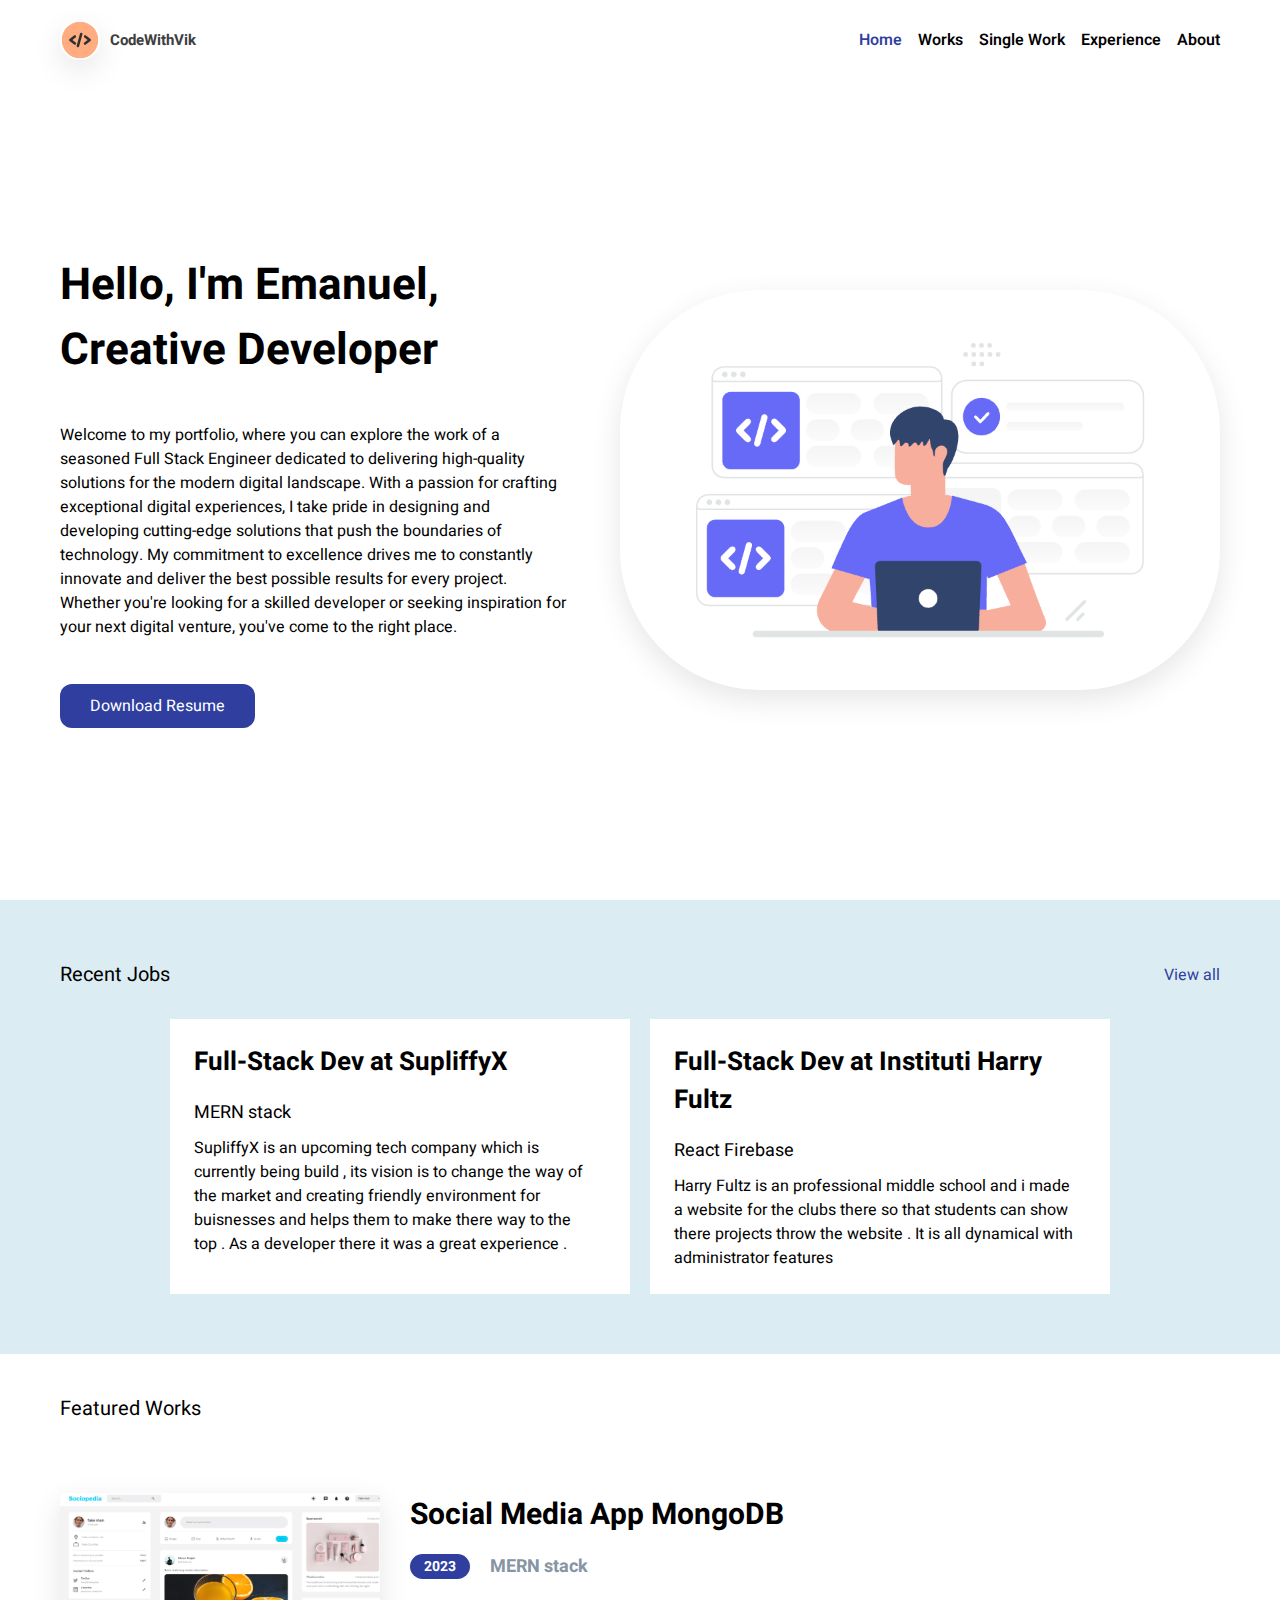
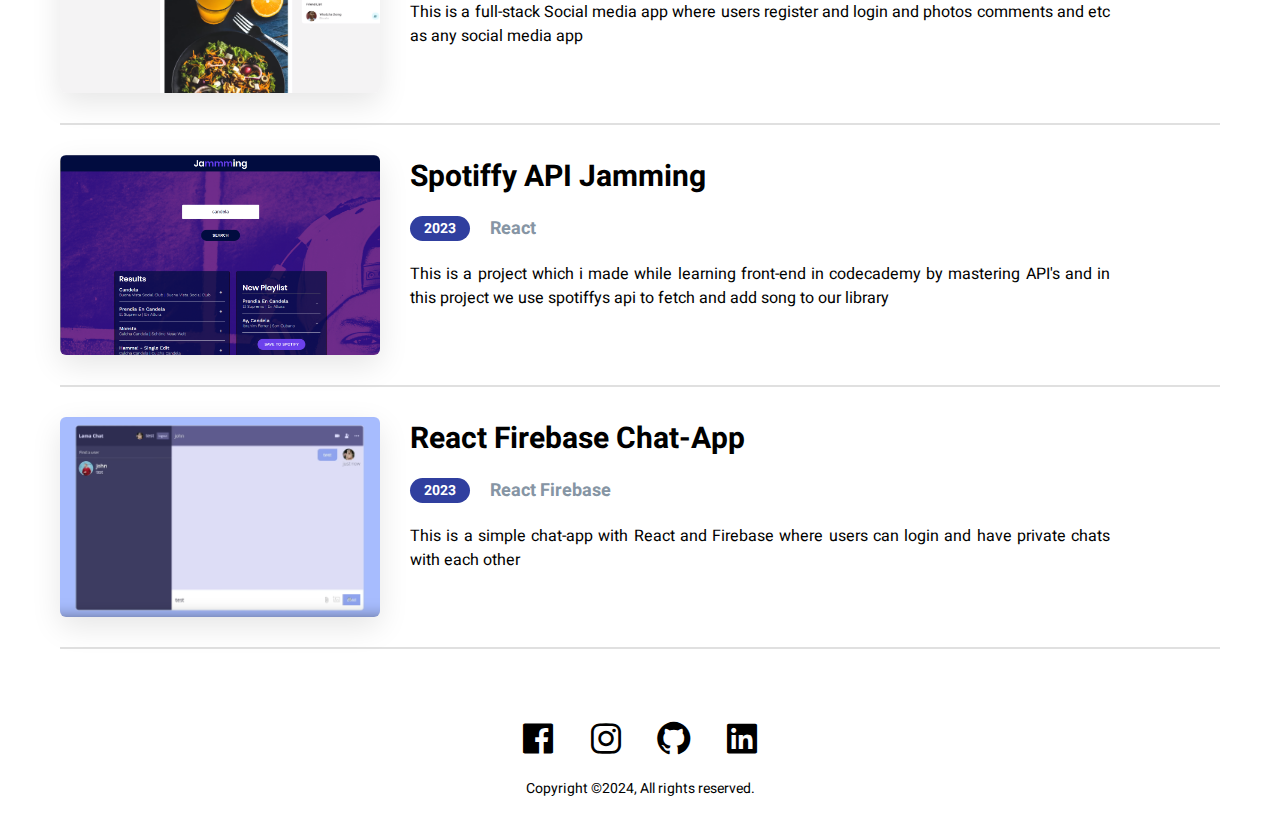
<file: index.html>
<!DOCTYPE html>
<html lang="en">

<head>
    <meta charset="UTF-8">
    <meta name="viewport" content="width=device-width, initial-scale=1.0">
    <link href='https://unpkg.com/boxicons@2.1.4/css/boxicons.min.css' rel='stylesheet'>
    <link rel="stylesheet" href="style.css">
    <title>Personal Portfolio | CodeWithVik</title>
</head>

<body>

    <nav>
        <div class="logo">
            <img src="./assets/Logo.svg" />
                <a href="https://github.com/CodeWithVik02">CodeWithVik</a>
            </div>
        <div class="nav-links">
            <a class="selected" href="index.html">Home</a>
            <a href="works.html">Works</a>
            <a href="single-work.html">Single Work</a>
            <a href="blog.html">Experience</a>
            <a href="about.html">About</a>
        </div>
    </nav>

    <div class="main">
        <div class="info">
            <h1>Hello, I'm Emanuel, <br>Creative Developer</h1>
            <p>Welcome to my portfolio, where you can explore the work of a seasoned Full Stack Engineer dedicated to delivering high-quality solutions for the modern digital landscape. With a passion for crafting exceptional digital experiences, I take pride in designing and developing cutting-edge solutions that push the boundaries of technology. My commitment to excellence drives me to constantly innovate and deliver the best possible results for every project. Whether you're looking for a skilled developer or seeking inspiration for your next digital venture, you've come to the right place.</p>
            <button onClick={downloadResume()}>Download Resume</button>
        </div>
        <img src="assets/profile-1.png">
    </div>
<script>
function downloadResume() {
  // Path to your resume file
  const resumePath = './assets/Resume-Victor-Shelby.pdf';

  // Create a temporary link element
  const link = document.createElement('a');
  link.href = resumePath;
  link.download = 'YourResumeFileName.pdf';

  // Append the link to the body
  document.body.appendChild(link);

  // Trigger the click event on the link
  link.click();

  // Remove the link from the body
  document.body.removeChild(link);
}


</script>
    <div class="recent">
        <div class="header">
            <h4>Recent Jobs</h4>
            <a href="blog.html">View all</a>
        </div>
        <div class="posts">
            <div class="post-item">
                <h3>Full-Stack Dev at SupliffyX</h3>
                <div class="info">
                
                    <h5>MERN stack</h5>
                </div>
                <p>SupliffyX is an upcoming tech company which is currently being build , its vision is to change the way of the market and creating friendly environment for buisnesses and helps them to make there way to the top . As a developer there it was a great experience .</p>
            </div>
            <div class="post-item">
                <h3>Full-Stack Dev at Instituti Harry Fultz</h3>
                <div class="info">
                    
                  
                    <h5>React Firebase</h5>
                </div>
                <p>Harry Fultz is an professional middle school and i made a website for the clubs there so that students can show there projects throw the website . It is all dynamical with administrator features </p>
            </div>
        </div>
    </div>

    <div class="separator">
        <h4>Featured Works</h4>
    </div>

    <div class="featured">
        <div class="item">
            <img src="assets/Screenshot 2024-02-24 141938.png">
            <div class="details">
                <h3>Social Media App MongoDB</h3>
                <div class="item-info">
                    <div class="year-badge">2023</div>
                    <h4>MERN stack</h4>
                </div>
                <p>This is a full-stack Social media app where users register and login and photos comments and etc as any social media app</p>
            </div>
        </div>
        <div class="item">
            <img src="assets/2019-01-24 16_49_43-Window.png">
            <div class="details">
                <h3>Spotiffy API Jamming</h3>
                <div class="item-info">
                    <div class="year-badge">2023</div>
                    <h4>React</h4>
                </div>
                <p>This is a project which i made while learning front-end in codecademy by mastering API's and in this project we use spotiffys api to fetch and add song to our library</p>
            </div>
        </div>
        <div class="item">
            <img src="assets/Screenshot 2024-01-29 202432.png">
            <div class="details">
                <h3>React Firebase Chat-App</h3>
                <div class="item-info">
                    <div class="year-badge">2023</div>
                    <h4>React Firebase</h4>
                </div>
                <p>This is a simple chat-app with React and Firebase where users can login and have private chats with each other</p>
            </div>
        </div>
    </div>

    <footer>
        <div class="socials">
            <a href="https://www.facebook.com/neonlight1312"><i class='bx bxl-facebook-square'></i></a>
            <a  href="https://www.instagram.com/n0tt.vikk_?igsh=MTR4dGxjbGF1c3lrYw%3D%3D&utm_source=qr"><i class='bx bxl-instagram'></i></a>
            <a  href="https://github.com/CodeWithVik02"><i class='bx bxl-github'></i></a>
            <a  href="https://www.linkedin.com/in/victor-shelby-29b0782a8/"><i class='bx bxl-linkedin-square'></i></a> 
        </div>
        <p>Copyright ©2024, All rights reserved.</p>
    </footer>

</body>

</html>
</file>
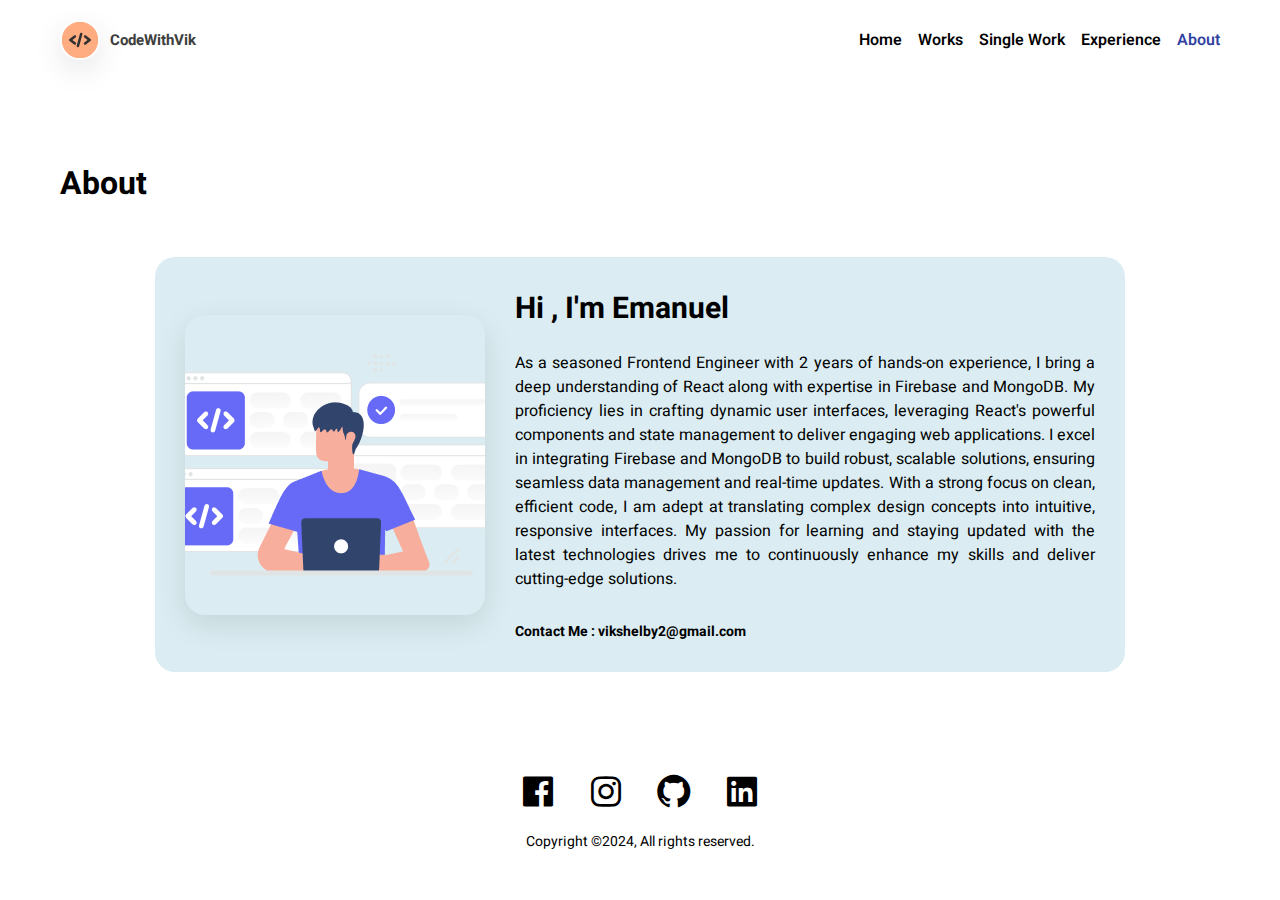
<file: about.html>
<!DOCTYPE html>
<html lang="en">

<head>
    <meta charset="UTF-8">
    <meta name="viewport" content="width=device-width, initial-scale=1.0">
    <link href='https://unpkg.com/boxicons@2.1.4/css/boxicons.min.css' rel='stylesheet'>
    <link rel="stylesheet" href="style.css">
    <title>About Page | AsmrProg</title>
</head>

<body>

    <nav>
        <div class="logo">
            <img src="./assets/Logo.svg" />
                <a href="https://github.com/CodeWithVik02">CodeWithVik</a>
            </div>
        <div class="nav-links">
            <a href="index.html">Home</a>
            <a href="works.html">Works</a>
            <a href="single-work.html">Single Work</a>
            <a href="blog.html">Experience</a>
            <a class="selected" href="about.html">About</a>
        </div>
    </nav>

    <h1 class="page-title">About</h1>

    <div class="content">
        <div class="container">
            <img src="assets/profile-1.png">
            <div class="about">
                <h2>Hi , I'm Emanuel</h2>
                <p>As a seasoned Frontend Engineer with 2 years of hands-on experience, I bring a deep understanding of React along with expertise in Firebase and MongoDB. My proficiency lies in crafting dynamic user interfaces, leveraging React's powerful components and state management to deliver engaging web applications. I excel in integrating Firebase and MongoDB to build robust, scalable solutions, ensuring seamless data management and real-time updates. With a strong focus on clean, efficient code, I am adept at translating complex design concepts into intuitive, responsive interfaces. My passion for learning and staying updated with the latest technologies drives me to continuously enhance my skills and deliver cutting-edge solutions.</p>
                <p class="email">Contact Me : vikshelby2@gmail.com</p>
            </div>
        </div>
    </div>

    <footer>
        <div class="socials">
            <a href="https://www.facebook.com/neonlight1312"><i class='bx bxl-facebook-square'></i></a>
            <a  href="https://www.instagram.com/n0tt.vikk_?igsh=MTR4dGxjbGF1c3lrYw%3D%3D&utm_source=qr"><i class='bx bxl-instagram'></i></a>
            <a  href="https://github.com/CodeWithVik02"><i class='bx bxl-github'></i></a>
            <a  href="https://www.linkedin.com/in/victor-shelby-29b0782a8/"><i class='bx bxl-linkedin-square'></i></a> 
        </div>
        <p>Copyright ©2024, All rights reserved.</p>
    </footer>

</body>

</html>
</file>
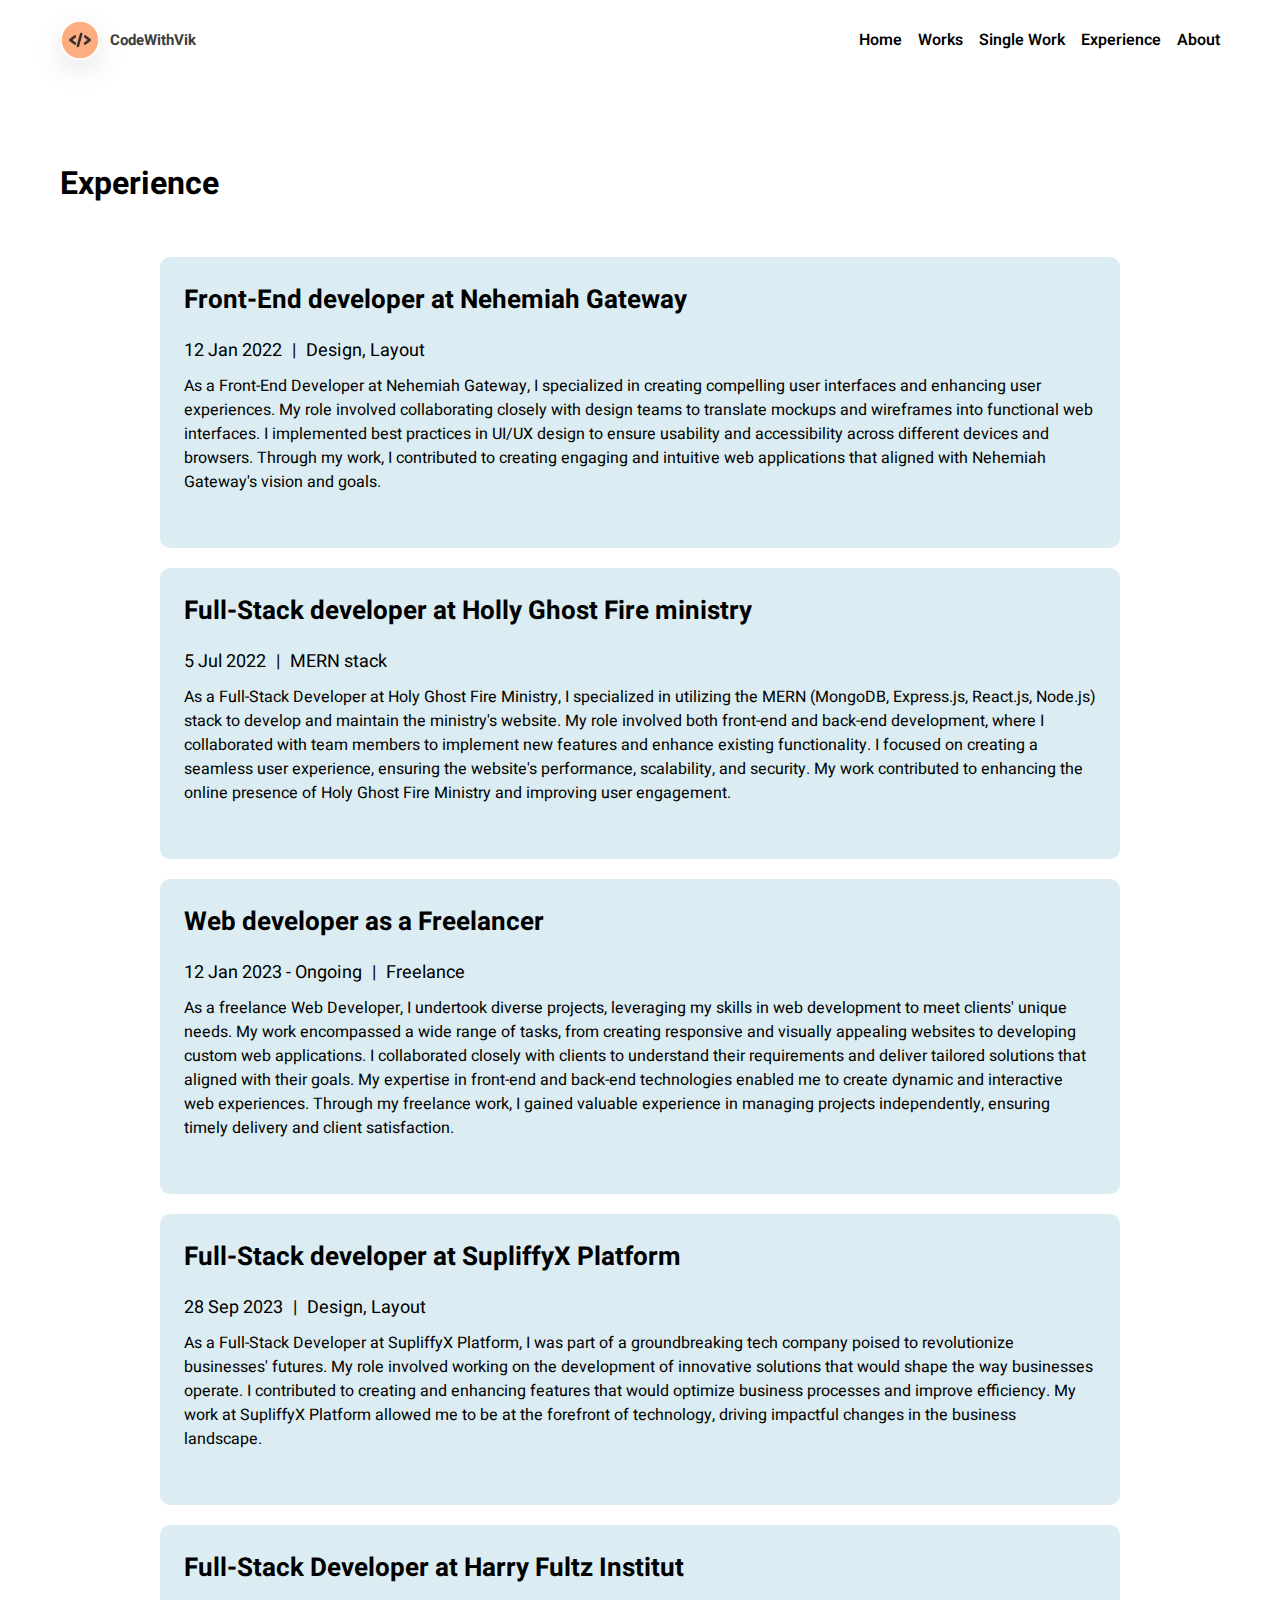
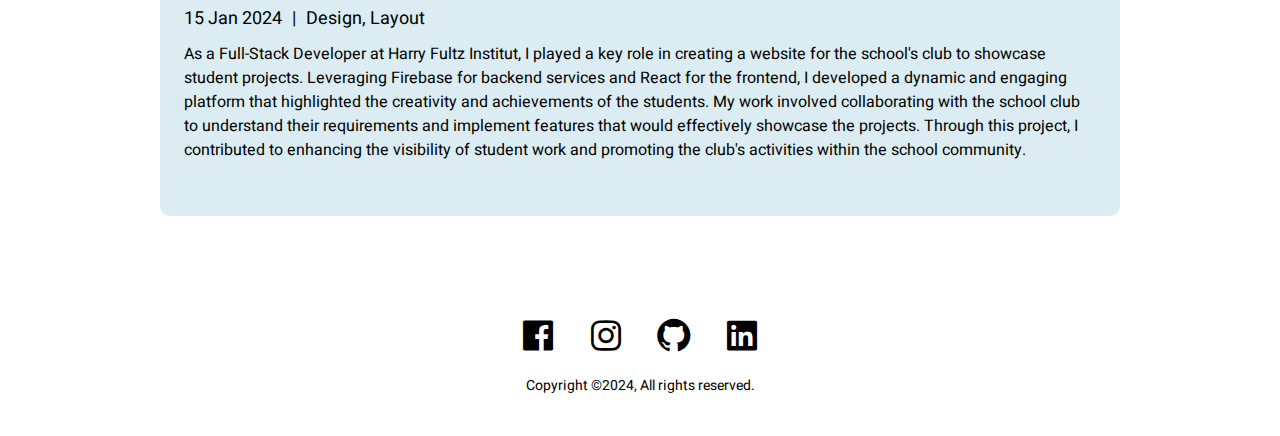
<file: blog.html>
<!DOCTYPE html>
<html lang="en">

<head>
    <meta charset="UTF-8">
    <meta name="viewport" content="width=device-width, initial-scale=1.0">
    <link href='https://unpkg.com/boxicons@2.1.4/css/boxicons.min.css' rel='stylesheet'>
    <link rel="stylesheet" href="style.css">
    <title>Blog Page | CodeWithVik</title>
</head>

<body>

    <nav>
        <div class="logo">
            <img src="./assets/Logo.svg" />
                <a href="https://github.com/CodeWithVik02">CodeWithVik</a>
            </div>
        <div class="nav-links">
            <a href="index.html">Home</a>
            <a href="works.html">Works</a>
            <a href="single-work.html">Single Work</a>
            <a href="blog.html">Experience</a>
            <a href="about.html">About</a>
        </div>
    </nav>


    <h1 class="page-title">Experience</h1>

    <div class="content">
        <div class="post-list">
            <div class="post-item">
                <h3>Front-End developer at Nehemiah Gateway</h3>
                <div class="info">
                    <h5>12 Jan 2022</h5>
                    <h5>|</h5>
                    <h5>Design, Layout</h5>
                </div>
                <p>As a Front-End Developer at Nehemiah Gateway, I specialized in creating compelling user interfaces and enhancing user experiences. My role involved collaborating closely with design teams to translate mockups and wireframes into functional web interfaces. I implemented best practices in UI/UX design to ensure usability and accessibility across different devices and browsers. Through my work, 
                I contributed to creating engaging and intuitive web applications that aligned with Nehemiah Gateway's vision and goals.</p>

                <div class="buttons">
                   
                </div>

            </div>
            <div class="post-item">
                <h3>Full-Stack developer at Holly Ghost Fire ministry</h3>
                <div class="info">
                    <h5>5 Jul 2022</h5>
                    <h5>|</h5>
                    <h5>MERN stack</h5>
                </div>
                <p>As a Full-Stack Developer at Holy Ghost Fire Ministry, I specialized in utilizing the MERN (MongoDB, Express.js, React.js, Node.js) stack to develop and maintain the ministry's website. My role involved both front-end and back-end development, where I collaborated with team members to implement new features and enhance existing functionality. I focused on creating a seamless user experience, ensuring the website's performance, scalability, and security. My work contributed to enhancing the online presence of Holy Ghost Fire Ministry and improving user engagement.</p>
                <div class="buttons">
                 
                </div>
            </div>

            <div class="post-item">
                <h3>Web developer as a Freelancer</h3>
                <div class="info">
                    <h5>12 Jan 2023 - Ongoing</h5>
                    <h5>|</h5>
                    <h5>Freelance</h5>
                </div>
                <p>As a freelance Web Developer, I undertook diverse projects, leveraging my skills in web development to meet clients' unique needs. My work encompassed a wide range of tasks, from creating responsive and visually appealing websites to developing custom web applications. I collaborated closely with clients to understand their requirements and deliver tailored solutions that aligned with their goals. My expertise in front-end and back-end technologies enabled me to create dynamic and interactive web experiences. Through my freelance work, I gained valuable experience in managing projects independently, ensuring timely delivery and client satisfaction.</p>
                <div class="buttons">
                    
                </div>
            </div>

            <div class="post-item">
                <h3>Full-Stack developer at SupliffyX Platform</h3>
                <div class="info">
                    <h5>28 Sep 2023</h5>
                    <h5>|</h5>
                    <h5>Design, Layout</h5>
                </div>
                <p>As a Full-Stack Developer at SupliffyX Platform, I was part of a groundbreaking tech company poised to revolutionize businesses' futures. My role involved working on the development of innovative solutions that would shape the way businesses operate. I contributed to creating and enhancing features that would optimize business processes and improve efficiency. My work at SupliffyX Platform allowed me to be at the forefront of technology, driving impactful changes in the business landscape.</p>
                <div class="buttons">
                    
                </div>
            </div>

            <div class="post-item">
                <h3>Full-Stack Developer at Harry Fultz Institut</h3>
                <div class="info">
                    <h5>15 Jan 2024</h5>
                    <h5>|</h5>
                    <h5>Design, Layout</h5>
                </div>
                <p>As a Full-Stack Developer at Harry Fultz Institut, I played a key role in creating a website for the school's club to showcase student projects. Leveraging Firebase for backend services and React for the frontend, I developed a dynamic and engaging platform that highlighted the creativity and achievements of the students. My work involved collaborating with the school club to understand their requirements and implement features that would effectively showcase the projects. Through this project, I contributed to enhancing the visibility of student work and promoting the club's activities within the school community.</p>
                <div class="buttons">
                 
                </div>
            </div>

        </div>
    </div>


    <footer>
        <div class="socials">
            <a href="https://www.facebook.com/neonlight1312"><i class='bx bxl-facebook-square'></i></a>
            <a  href="https://www.instagram.com/n0tt.vikk_?igsh=MTR4dGxjbGF1c3lrYw%3D%3D&utm_source=qr"><i class='bx bxl-instagram'></i></a>
            <a  href="https://github.com/CodeWithVik02"><i class='bx bxl-github'></i></a>
            <a  href="https://www.linkedin.com/in/victor-shelby-29b0782a8/"><i class='bx bxl-linkedin-square'></i></a> 
        </div>
        <p>Copyright ©2024, All rights reserved.</p>
    </footer>


</body>

</html>
</file>
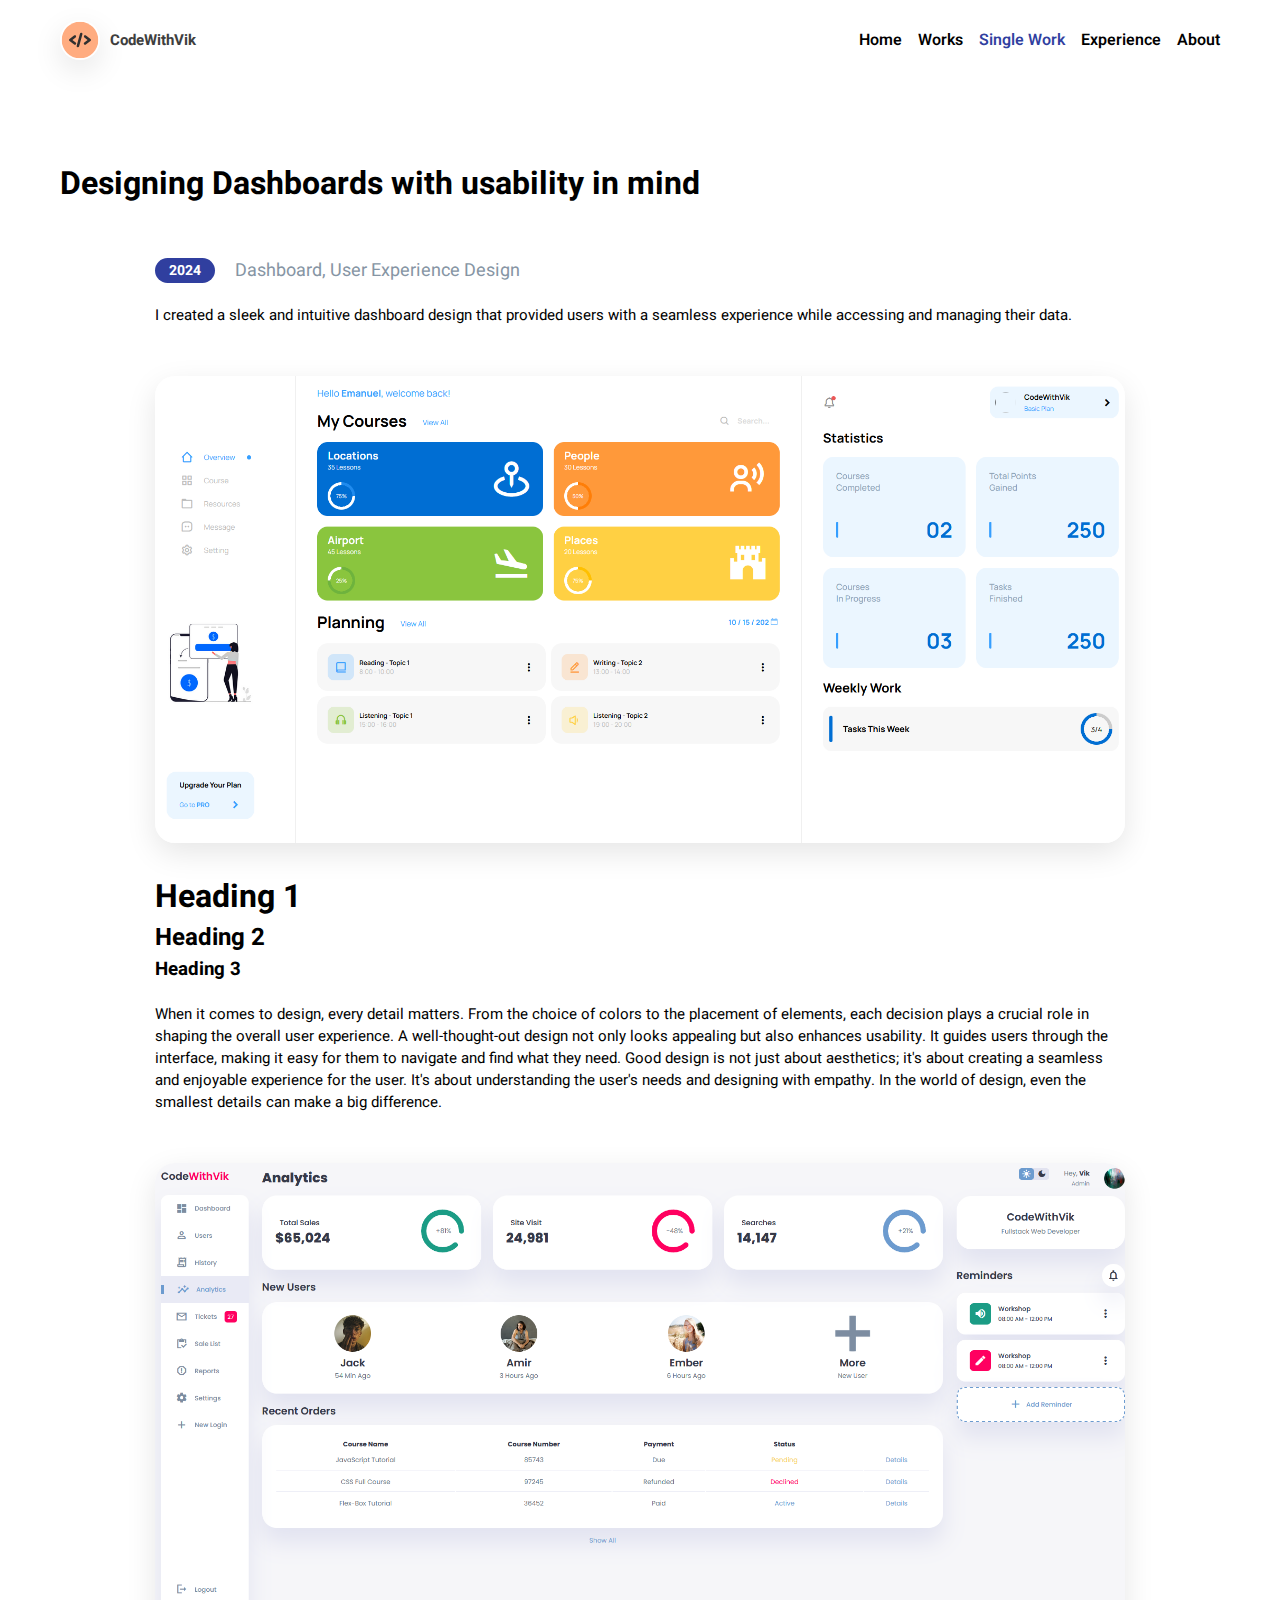
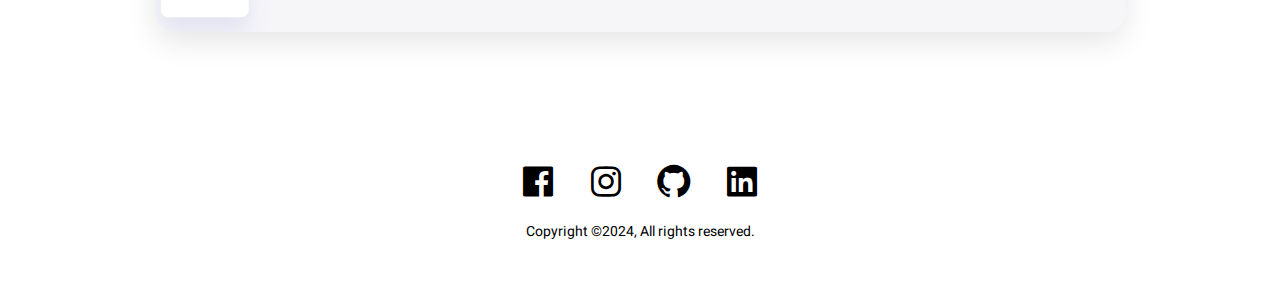
<file: single-work.html>
<!DOCTYPE html>
<html lang="en">

<head>
    <meta charset="UTF-8">
    <meta name="viewport" content="width=device-width, initial-scale=1.0">
    <link href='https://unpkg.com/boxicons@2.1.4/css/boxicons.min.css' rel='stylesheet'>
    <link rel="stylesheet" href="style.css">
    <title>Single Work Page | CodeWithVik</title>
</head>

<body>

    <nav>
        <div class="logo">
            <img src="./assets/Logo.svg" />
                <a href="https://github.com/CodeWithVik02">CodeWithVik</a>
            </div>
        <div class="nav-links">
            <a href="index.html">Home</a>
            <a href="works.html">Works</a>
            <a class="selected" href="single-work.html">Single Work</a>
            <a href="blog.html">Experience</a>
            <a href="about.html">About</a>
        </div>
    </nav>

    <h1 class="page-title">Designing Dashboards with usability in mind</h1>


    <div class="content">
        <div class="work-info">
            <div class="year-badge">2024</div>
            <div class="category">
                <p>Dashboard, User Experience Design</p>
            </div>
        </div>

        <p>I created a sleek and intuitive dashboard design that provided users with a seamless experience while accessing and managing their data.</p>

        <img src="assets/Screenshot 2024-02-24 120359.png">

        <h1>Heading 1</h1>
        <h2>Heading 2</h2>
        <h3>Heading 3</h3>

        <p>When it comes to design, every detail matters. From the choice of colors to the placement of elements, each decision plays a crucial role in shaping the overall user experience. A well-thought-out design not only looks appealing but also enhances usability. It guides users through the interface, making it easy for them to navigate and find what they need. Good design is not just about aesthetics; it's about creating a seamless and enjoyable experience for the user. It's about understanding the user's needs and designing with empathy. In the world of design, even the smallest details can make a big difference.
            
        </p>

        <img src="assets/Screenshot 2024-01-29 190600.png">

    </div>


    <footer>
        <div class="socials">
            <a href="https://www.facebook.com/neonlight1312"><i class='bx bxl-facebook-square'></i></a>
            <a  href="https://www.instagram.com/n0tt.vikk_?igsh=MTR4dGxjbGF1c3lrYw%3D%3D&utm_source=qr"><i class='bx bxl-instagram'></i></a>
            <a  href="https://github.com/CodeWithVik02"><i class='bx bxl-github'></i></a>
            <a  href="https://www.linkedin.com/in/victor-shelby-29b0782a8/"><i class='bx bxl-linkedin-square'></i></a> 
        </div>
        <p>Copyright ©2024, All rights reserved.</p>
    </footer>


</body>

</html>
</file>
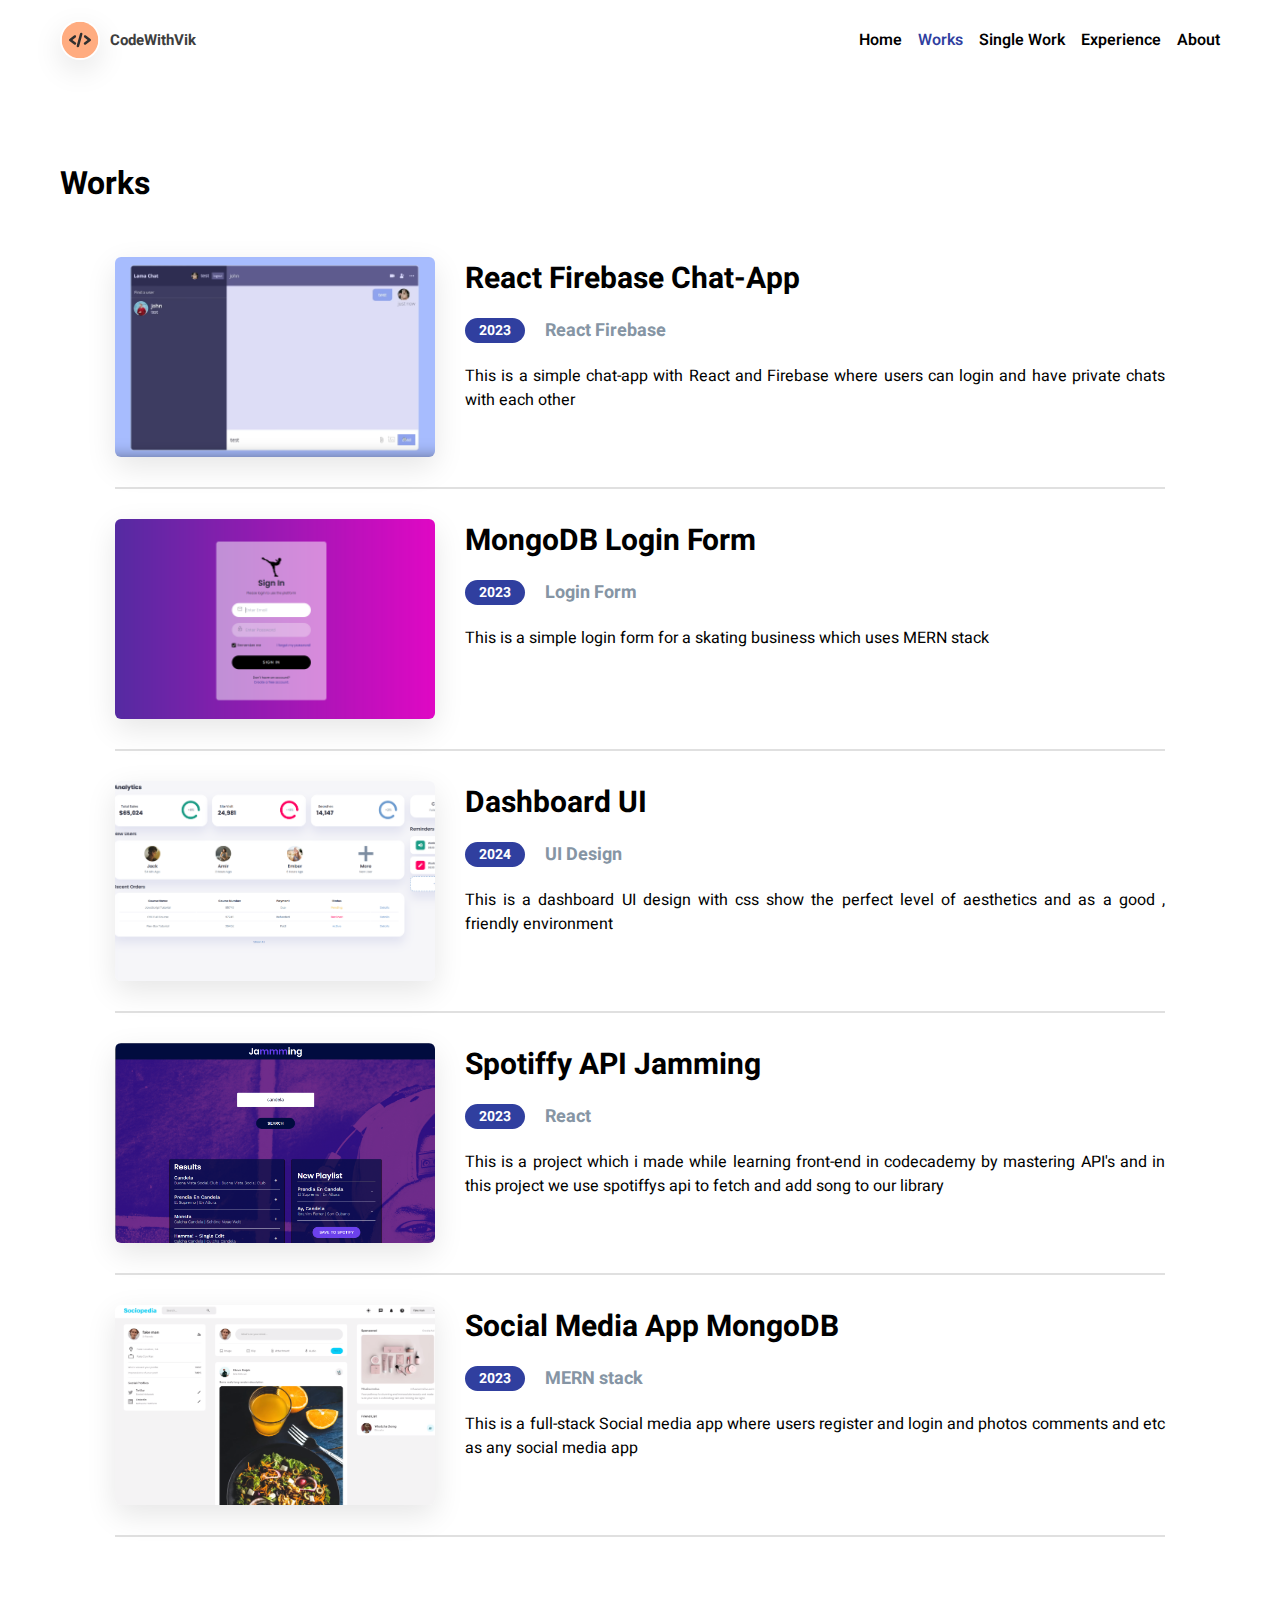
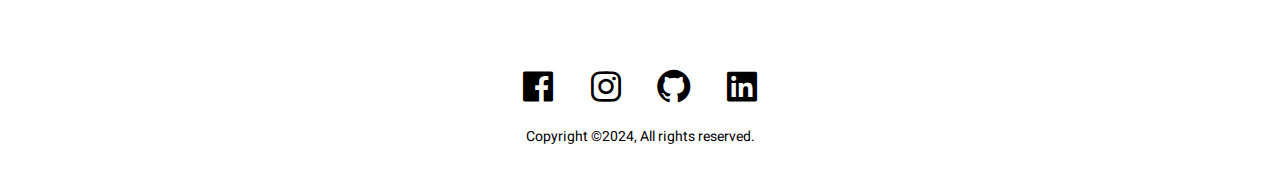
<file: works.html>
<!DOCTYPE html>
<html lang="en">

<head>
    <meta charset="UTF-8">
    <meta name="viewport" content="width=device-width, initial-scale=1.0">
    <link href='https://unpkg.com/boxicons@2.1.4/css/boxicons.min.css' rel='stylesheet'>
    <link rel="stylesheet" href="style.css">
    <title>Works Page | CodeWithVik</title>
</head>

<body>

    <nav>
        <div class="logo">
        <img src="./assets/Logo.svg" />
            <a href="https://github.com/CodeWithVik02">CodeWithVik</a>
        </div>
        <div class="nav-links">
            <a href="index.html">Home</a>
            <a class="selected" href="works.html">Works</a>
            <a href="single-work.html">Single Work</a>
            <a href="blog.html">Experience</a>
            <a href="about.html">About</a>
        </div>
    </nav>

    <h1 class="page-title">Works</h1>

    <div class="content">
        <div class="works-list">
            <div class="item">
                <img src="assets/Screenshot 2024-01-29 202432.png">
                <div class="details">
                    <h3>React Firebase Chat-App</h3>
                    <div class="item-info">
                        <div class="year-badge">2023</div>
                        <h4>React Firebase</h4>
                    </div>
                    <p>This is a simple chat-app with React and Firebase where users can login and have private chats with each other</p>
                </div>
            </div>
            <div class="item">
                <img src="assets/Screenshot 2024-02-24 112733.png">
                <div class="details">
                    <h3>MongoDB Login Form</h3>
                    <div class="item-info">
                        <div class="year-badge">2023</div>
                        <h4>Login Form</h4>
                    </div>
                    <p>This is a simple login form for a skating business which uses MERN stack </p>
                </div>
            </div>
            <div class="item">
                <img src="assets/Screenshot 2024-01-29 190600.png">
                <div class="details">
                    <h3>Dashboard UI</h3>
                    <div class="item-info">
                        <div class="year-badge">2024</div>
                        <h4>UI Design</h4>
                    </div>
                    <p>This is a dashboard UI design with css show the perfect level of aesthetics and as a good , friendly  environment </p>
                </div>
            </div>
            <div class="item">
                <img src="assets/2019-01-24 16_49_43-Window.png">
                <div class="details">
                    <h3>Spotiffy API Jamming</h3>
                    <div class="item-info">
                        <div class="year-badge">2023</div>
                        <h4>React</h4>
                    </div>
                    <p>This is a project which i made while learning front-end in codecademy by mastering API's and in this project we use spotiffys api to fetch and add song to our library</p>
                </div>
            </div>
            <div class="item">
                <img src="assets/Screenshot 2024-02-24 141938.png">
                <div class="details">
                    <h3>Social Media App MongoDB</h3>
                    <div class="item-info">
                        <div class="year-badge">2023</div>
                        <h4>MERN stack</h4>
                    </div>
                    <p>This is a full-stack Social media app where users register and login and photos comments and etc as any social media app</p>
                </div>
            </div>
        </div>
    </div>
    <footer>
        <div class="socials">
            <a href="https://www.facebook.com/neonlight1312"><i class='bx bxl-facebook-square'></i></a>
            <a  href="https://www.instagram.com/n0tt.vikk_?igsh=MTR4dGxjbGF1c3lrYw%3D%3D&utm_source=qr"><i class='bx bxl-instagram'></i></a>
            <a  href="https://github.com/CodeWithVik02"><i class='bx bxl-github'></i></a>
            <a  href="https://www.linkedin.com/public-profile/settings?trk=d_flagship3_profile_self_view_public_profile"><i class='bx bxl-linkedin-square'></i></a> 
          
        </div>
        <p>Copyright ©2024, All rights reserved.</p>
    </footer>


</body>

</html>
</file>
<file: style.css>
@import url('https://fonts.googleapis.com/css2?family=Heebo:wght@300;400;500;600;700;800&display=swap');

*{
    margin: 0;
    padding: 0;
    box-sizing: border-box;
    font-family: 'Heebo', sans-serif;
}

a{
    text-decoration: none;
    color: #000;
}

img{
    object-fit: cover;
    object-position: top;
    box-shadow: 0 10px 30px rgba(0, 0, 0, 0.1);
}

nav{
    padding: 20px 148px;
    background-color: #fff;
    display: flex;
    align-items: center;
    justify-content: space-between;
    font-weight: 600;
}

nav .logo{
    display: flex;
    align-items: center;
    gap: 10px;
}

nav .logo img{
    width: 40px;
    height: 40px;
    border-radius: 50%;
}

nav .logo a{
    font-size: 15px;
    color: #3e3e3e;
    font-weight: bold;
}

nav .nav-links{
    display: flex;
    gap: 16px;
}

nav .nav-links a{
    transition: color 0.3s ease;
}

nav .nav-links a:hover,
nav .nav-links a.selected{
    color: #303f9f;
}

.main {
    padding: 0 148px;
    display: flex;
    align-items: center;
    justify-content: space-between;
    gap: 50px;
    height: calc(100vh - 80px);
}

.main .info h1{
    font-size: 44px;
    margin-bottom: 40px;
}

.main .info p{
    font-size: 16px;
    margin-bottom: 45px;
    width: 100%;
}

.main .info button,
.content .post-list .post-item .buttons button{
    padding: 10px 30px;
    background: #303f9f;
    border: none;
    color: #fff;
    font-size: 16px;
    border-radius: 12px;
    cursor: pointer;
    transition: background 0.3s ease;
}

.main .info button:hover,
.content .post-list .post-item .buttons button:hover{
    background: #1a237e;
}

.main img{
   
    height: 400px;
    border-radius: 140px;
}

.recent{
    padding: 60px 148px;
    background-color: #dbedf2;
}

.recent .header{
    display: flex;
    align-items: center;
    justify-content: space-between;
    margin-bottom: 30px;
}

.recent .header h4,
.separator h4{
    font-size: 20px;
    font-weight: 400;
}

.recent .header a{
    color: #303f9f;
}

.recent .posts{
    display: flex;
    justify-content: center;
    gap: 20px;
}

.recent .posts .post-item{
    background-color: #fff;
    padding: 24px;
    width: 460px;
}

.recent .posts .post-item h3,
.content .post-list .post-item h3{
    font-size: 26px;
    margin-bottom: 18px;
}

.recent .posts .post-item .info,
.content .post-list .post-item .info{
    display: flex;
    gap: 10px;
    margin-bottom: 10px;
}

.recent .posts .post-item .info h5,
.content .post-list .post-item h5{
    font-size: 18px;
    font-weight: 400;
}

.recent .posts .post-item p{
    width: 400px;
}

.separator{
    padding: 40px 148px 0;
}

.separator h4{
    margin-bottom: 30px;
}

.featured{
    padding: 40px 290px 0;
}

.featured .item,
.works-list .item{
    display: flex;
    gap: 30px;
    margin-bottom: 30px;
    padding-bottom: 30px;
    border-bottom: 2px solid #e0e0e0;
}

.featured .item img,
.works-list .item img{
    width: 320px;
    height: 200px;
    border-radius: 6px;
}

.featured .item .details h3,
.works-list .item h3{
    font-size: 30px;
    margin-bottom: 16px;
}

.featured .item .details .item-info,
.works-list .item .details .item-info{
    display: flex;
    align-items: center;
    gap: 20px;
    margin-bottom: 20px;
}

.featured .item .details .item-info .year-badge,
.works-list .item .details .item-info .year-badge,
.content .work-info .year-badge{
    background-color: #303f9f;
    padding: 2px 14px;
    color: #fff;
    border-radius: 16px;
    font-size: 14px;
    font-weight: bold;
}

.featured .item .details .item-info h4,
.works-list .item .details .item-info h4{
    color: #8695a4;
    font-size: 18px;
}

.featured .item .details p,
.works-list .item .details p{
    width: 700px;
    text-align: justify;
}

footer{
    padding: 40px 0;
    display: flex;
    flex-direction: column;
    align-items: center;
}

footer .socials{
    display: flex;
    align-items: center;
    gap: 28px;
    margin-bottom: 15px;
}

footer .socials i{
    font-size: 40px;
    cursor: pointer;
    transition: color 0.3s ease;
}

footer .socials i:hover{
    color: #303f9f;
}

footer p{
    font-size: 14px;
}

.page-title{
    padding: 80px 234px 20px;
    width: 100%;
}

.content{
    padding: 30px 148px 60px;
    display: flex;
    flex-direction: column;
    align-items: center;
}

.content .work-info{
    display: flex;
    align-items: center;
    justify-content: flex-start;
    gap: 20px;
    width: 970px;
}

.content .work-info .category{
    color: #8695a4;
    font-size: 18px;
}

.content>p{
    width: 970px;
    font-size: 15px;
    margin: 20px 0;
}

.content>img{
    width: 970px;
    margin: 30px 0;
    border-radius: 20px;
}

.content>h1,
.content>h2,
.content>h3{
    width: 970px;
}

.content .post-list{
    display: flex;
    flex-direction: column;
    gap: 20px;
}

.content .post-list .post-item{
    background-color: #dbedf2;
    padding: 24px;
    width: 960px;
    border-radius: 10px;
}

.content .post-list .post-item .buttons{
    margin-top: 30px;
    display: flex;
    align-items: center;
    justify-content: flex-end;
    gap: 10px;
}

.content .post-list .post-item .buttons button{
    font-size: 14px;
    padding: 6px 20px;
}

.content .post-list .post-item .buttons i{
    font-size: 22px;
    cursor: pointer;
    transition: color 0.3s ease;
}

.content .post-list .post-item .buttons i:hover{
    color: #303f9f;
}

.content .container{
    background-color: #dbedf2;
    padding: 30px;
    display: flex;
    align-items: center;
    gap: 30px;
    width: 970px;
    border-radius: 20px;
}

.content .container img{
    width: 300px;
    height: 300px;
    border-radius: 20px;
}

.content .container h2{
    margin-bottom: 20px;
    font-size: 30px;
}

.content .container .about>p{
    text-align: justify;
}

.content .container .about .email{
    font-weight: bold;
    margin-top: 30px;
    font-size: 14px;
}

@media screen and (max-width: 1400px) {
    
    nav{
        padding: 20px 60px;
    }

    .main{
        padding: 0 60px;
    }

    .recent{
        padding: 60px;
    }

    .featured,
    .separator{
        padding: 40px 60px 0;
    }

    .page-title{
        padding: 80px 60px 20px;
    }

}

@media screen and (max-width: 1200px) {
    
    nav{
        padding: 20px 30px;
    }

    .main{
        padding: 0 40px;
    }

    .main img{
        width: 340px;
        height: 340px;
    }

    .recent{
        padding: 40px;
    }

    .featured,
    .separator{
        padding: 40px 40px 0;
    }

    .featured .item .details p,
    .works-list .item .details p{
        width: 100%;
    }

    .page-title{
        padding: 80px 40px 20px;
    }

    .content .work-info,
    .content>p,
    .content>img,
    .content>h1,
    .content>h2,
    .content>h3,
    .content .post-list .post-item,
    .content .container{
        width: 100%;
    }

    .content .container img{
        width: 250px;
        height: 250px;
    }

    .content .container h2{
        font-size: 24px;
        margin-bottom: 10px;
    }

    .content .container .about>p{
        font-size: 14px;
    }

}

@media screen and (max-width: 992px) {
    
    nav{
        padding: 20px;
    }

    .main{
        padding: 0 20px;
    }

    .main img{
        width: 300px;
        height: 300px;
    }

    .main .info h1{
        font-size: 34px;
    }

    .main .info p{
        font-size: 15px;
    }

    .main .info button{
        font-size: 15px;
        padding: 8px 22px;
    }

    .recent{
        padding: 40px 20px;
    }

    .recent .posts .post-item{
        width: 100%;
    }

    .recent .posts .post-item h3,
    .content .post-list .post-item h3{
        font-size: 20px;
    }

    .recent .posts .post-item .info h5,
    .content .post-list .post-item .info h5{
        font-size: 14px;
    }

    .recent .posts .post-item p{
        width: 100%;
        font-size: 14px;
    }

    .featured,
    .separator{
        padding: 40px 20px 0;
    }

    .featured .item,
    .works-list .item{
        flex-direction: column;
        padding: 0 20px 30px;
    }

    .featured .item img,
    .works-list .item img{
        width: 100%;
        height: auto;
    }

    .featured .item .details h3,
    .works-list .details .item h3{
        font-size: 24px;
        margin-bottom: 12px;
    }

    .featured .item .details .item-info .year-badge,
    .works-list .item .details .item-info .year-badge{
        font-size: 12px;
    }

    .featured .item .details .item-info h4,
    .works-list .item .details .item-info h4{
        font-size: 15px;
    }

    .featured .item .details p,
    .works-list .item .details p{
        font-size: 14px;
    }

    .content{
        padding: 30px 20px 60px;
    }

    .content .container h2{
        font-size: 20px;
    }

    .content .container .about>p{
        font-size: 13px;
    }

}

@media screen and (max-width: 768px) {
    
    nav{
        justify-content: center;
    }

    nav .logo{
        display: none;
        
    }
    nav .nav-links{
     gap: 10px;
    }
    .main{
        flex-direction: column;
        justify-content: space-around;
        margin: 20px 0;
        height: auto;
    }

    .main .info h1{
        font-size: 30px;
        margin-bottom: 16px;
    }

    .main .info p{
        margin-bottom: 16px;
    }

    .main .info button{
        padding: 6px 20px;
        font-size: 13px;
    }

    .main img{
        margin-top: 20px;
        width: 100%;
        height: auto;
        border-radius: 50px;
    }

    .recent .posts,
    .content .container{
        flex-direction: column;
    }

    .content .container img{
        width: 100%;
        height: auto;
    }

}
</file>
